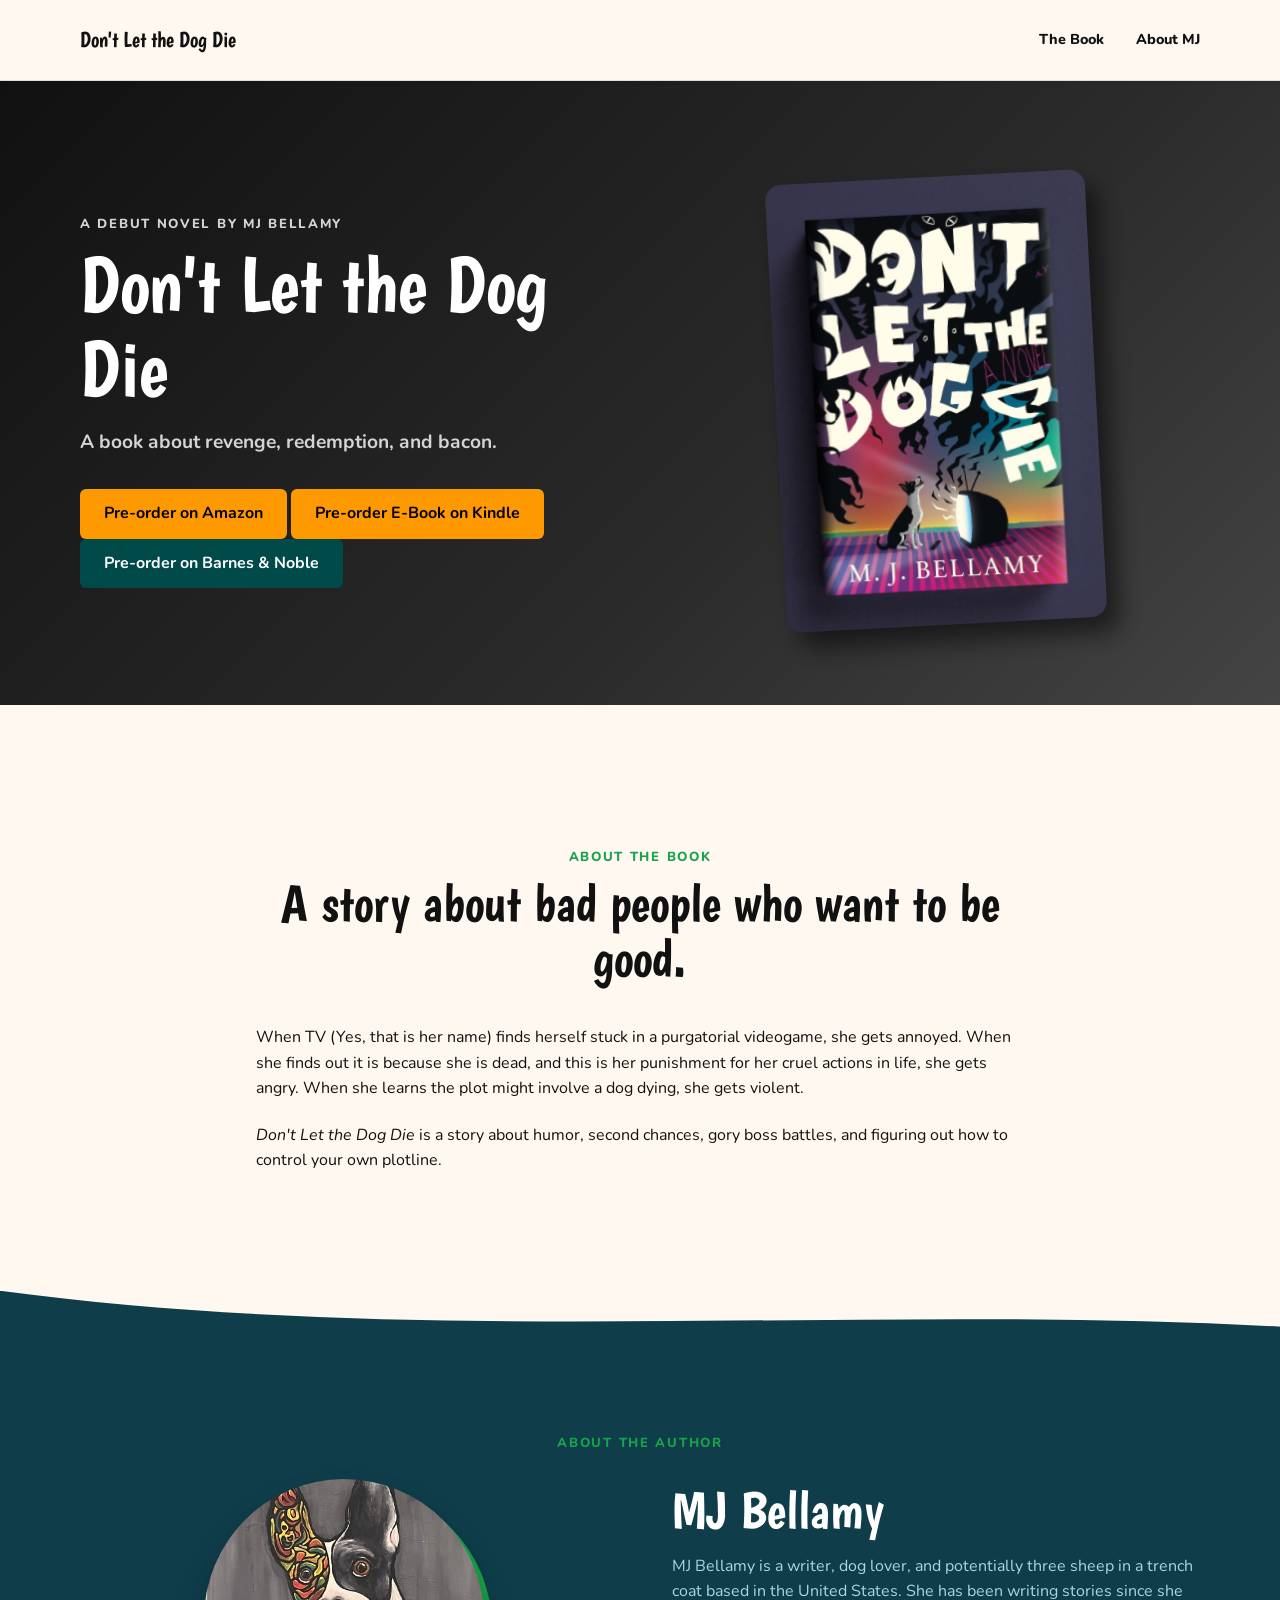
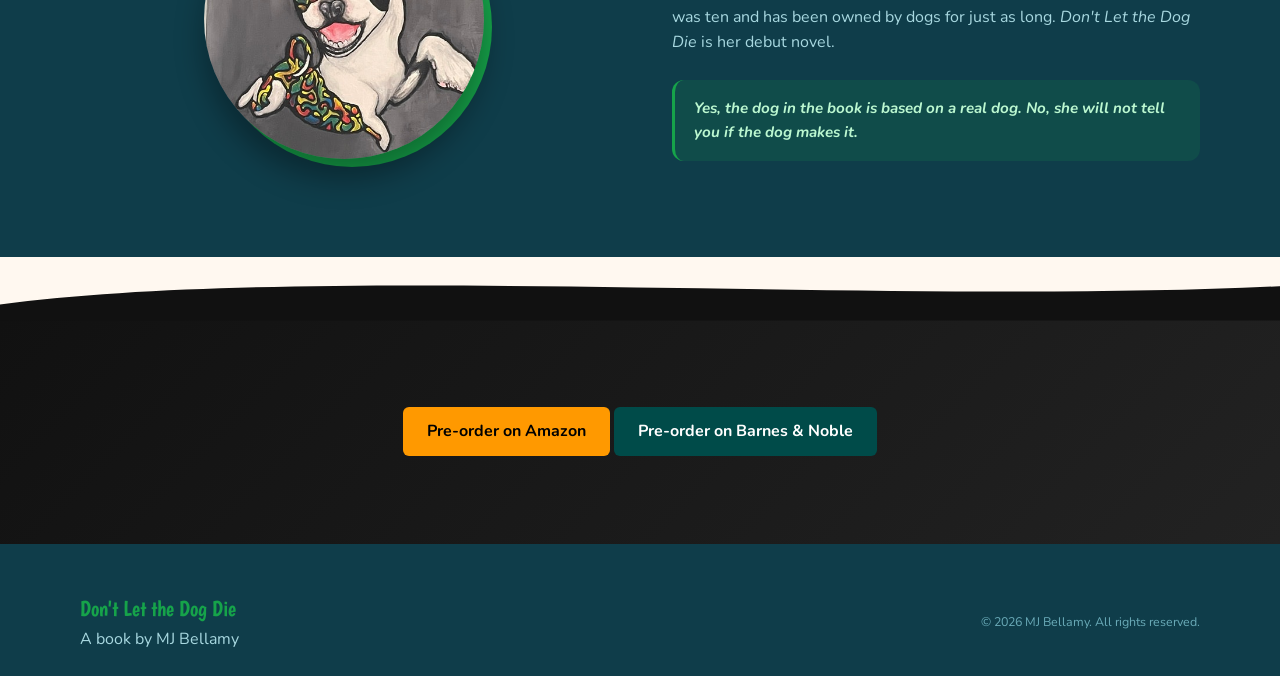
<file: site/index.html>
<!doctype html>
<html lang="en">
<head>
  <meta charset="utf-8">
  <meta name="viewport" content="width=device-width, initial-scale=1">
  <meta name="description" content="Don't Let the Dog Die, a debut fantasy novel by MJ Bellamy. The plot is Redemption, Revenge, and, hopefully, Bacon.">
  <meta name="theme-color" content="#0f3d4a">
  <title>Don't Let the Dog Die | A Book by MJ Bellamy</title>
  <link rel="preconnect" href="https://fonts.googleapis.com">
  <link rel="preconnect" href="https://fonts.gstatic.com" crossorigin>
  <link href="https://fonts.googleapis.com/css2?family=Boogaloo&family=Nunito:wght@400;500;600;700;800&display=swap" rel="stylesheet">
  <link rel="stylesheet" href="styles.css">
</head>
<body>
  <header class="site-header">
    <div class="container header-inner">
      <a class="brand" href="#book">Don't Let the Dog Die</a>
      <button class="menu-toggle" type="button" aria-expanded="false" aria-controls="site-nav">Menu</button>
      <nav id="site-nav" class="site-nav" aria-label="Main navigation">
        <a href="#book">The Book</a>
        <a href="#author">About MJ</a>
      </nav>
    </div>
  </header>
  <main>
    <section id="book" class="hero">
      <div class="container hero-grid">
        <div class="hero-copy">
          <p class="eyebrow muted">A debut novel by MJ Bellamy</p>
          <h1>Don't Let the Dog Die</h1>
          <p class="tagline">A book about revenge, redemption, and bacon.</p>
           <div class="button-container">
            <a href="https://www.amazon.com/Dont-Let-Dog-Die-Bellamy/dp/B0H929MGDH/ref=sr_1_1?crid=3V1UWL1CGA1V6&dib=eyJ2IjoiMSJ9.[base64].nZH4LWPJA1UvAdQvyTA6giICBsHv7pXJz3N_90D6H6o&dib_tag=se&keywords=dont+let+the+dog+die&qid=1785108219&sprefix=dont+let+the+dog+di%2Caps%2C195&sr=8-1" class="btn amazon-btn">Pre-order on Amazon</a>
             <a href="https://www.amazon.com/dp/B0H9GNMD5S" class="btn amazon-btn">Pre-order E-Book on Kindle</a>
               <a href="https://www.barnesandnoble.com/w/dont-let-the-dog-die-m-j-bellamy/1150804619?ean=9798996119103" class="btn bn-btn">Pre-order on Barnes & Noble</a>
          </div>
        </div>
       <div class="cover-wrap"><img class="book-cover" src="assets/book-cover.jpg" alt="Don't Let the Dog Die book cover by M.J. Bellamy"></div>
      </div>
    </section>
    <div class="wave wave-cream"></div>
    <section id="about-book" class="about section">
      <div class="narrow">
        <p class="eyebrow">About the book</p>
        <h2>A story about bad people who want to be good.</h2>
        <div class="body-copy">
          <p>When TV (Yes, that is her name) finds herself stuck in a purgatorial videogame, she gets annoyed. When she finds out it is because she is dead, and this is her punishment for her cruel actions in life, she gets angry. When she learns the plot might involve a dog dying, she gets violent.</p>
          <p><em>Don't Let the Dog Die</em> is a story about humor, second chances, gory boss battles, and figuring out how to control your own plotline.</p>
        </div>
      </div>
    </section>
    <div class="wave wave-teal"></div>
    <section id="author" class="author section">
      <div class="container author-container">
        <p class="eyebrow">About the author</p>
        <div class="author-grid">
          <div class="portrait-wrap"><img class="portrait" src="assets/mj-bellamy.jpg" width="280" height="280" alt="MJ Bellamy, author of Don't Let the Dog Die"></div>
          <div class="author-copy">
            <h2>MJ Bellamy</h2>
            <p>MJ Bellamy is a writer, dog lover, and potentially three sheep in a trench coat based in the United States. She has been writing stories since she was ten and has been owned by dogs for just as long. <em>Don't Let the Dog Die</em> is her debut novel.</p>
            <blockquote>Yes, the dog in the book is based on a real dog. No, she will not tell you if the dog makes it.</blockquote>
          </div>
        </div>
      </div>
    </section>
    <div class="wave wave-dark"></div>
    <section id="buy" class="buy section">
       <div class="button-container">
            <a href="https://www.amazon.com/Dont-Let-Dog-Die-Bellamy/dp/B0H929MGDH/ref=sr_1_1?crid=3V1UWL1CGA1V6&dib=eyJ2IjoiMSJ9.[base64].nZH4LWPJA1UvAdQvyTA6giICBsHv7pXJz3N_90D6H6o&dib_tag=se&keywords=dont+let+the+dog+die&qid=1785108219&sprefix=dont+let+the+dog+di%2Caps%2C195&sr=8-1" class="btn amazon-btn">Pre-order on Amazon</a>
            <a href="https://www.barnesandnoble.com/w/dont-let-the-dog-die-m-j-bellamy/1150804619?ean=9798996119103" class="btn bn-btn">Pre-order on Barnes & Noble</a>
          </div>
    </section>
  </main>
  <footer class="site-footer">
    <div class="container footer-inner">
      <div><p class="footer-title">Don't Let the Dog Die</p><p>A book by MJ Bellamy</p></div>
      <p class="copyright">© <span id="year">2026</span> MJ Bellamy. All rights reserved.</p>
    </div>
  </footer>
  <script src="script.js"></script>
</body>
</html>
</file>
<file: site/styles.css>
:root{--cream:#fff8f0;--ink:#111;--teal:#0f3d4a;--mint:#bbf7d0;--green:#16a34a;--pale-teal:#a8d8e0}*{box-sizing:border-box}html{scroll-behavior:smooth}body{margin:0;background:var(--cream);color:var(--ink);font-family:Nunito,Arial,sans-serif;font-size:16px;line-height:1.6}.container{width:min(1120px,calc(100% - 2rem));margin:auto}.narrow{width:min(768px,calc(100% - 2rem));margin:auto}.site-header{position:sticky;top:0;z-index:10;background:rgba(255,248,240,.92);border-bottom:1px solid #e5ded5;box-shadow:0 1px 4px #00000012;backdrop-filter:blur(8px)}.header-inner{height:80px;display:flex;align-items:center;justify-content:space-between}.brand,.footer-title,h1,h2{font-family:Boogaloo,Georgia,serif}.brand{font-size:1.35rem;color:var(--ink);text-decoration:none}.site-nav{display:flex;align-items:center;gap:2rem}.site-nav a{font-weight:800;font-size:.9rem;text-decoration:none;color:var(--ink)}.site-nav a:hover{color:var(--green)}.site-nav .buy-link{padding:.45rem 1rem;border-radius:99px;background:var(--green);color:white}.menu-toggle{display:none;background:transparent;border:0;font:inherit;font-weight:800}.hero,.buy{background:linear-gradient(135deg,#111 0%,#2a2a2a 60%,#444 100%);color:#fff}.hero{padding:6rem 0 5rem}.hero-grid{display:grid;grid-template-columns:1fr 1fr;gap:4rem;align-items:center}.hero-copy{order:1}.cover-wrap{justify-self:center;order:2;transform:rotate(-3deg);filter:drop-shadow(12px 16px 12px #0008)}.book-cover{display:block;width:280px;max-width:100%;aspect-ratio:5/7;object-fit:cover;border-radius:1rem}.eyebrow{color:var(--green);font-size:.82rem;font-weight:800;letter-spacing:.13em;text-transform:uppercase;margin:0 0 .5rem;text-align:center}.hero .eyebrow{text-align:left}.muted,.tagline{color:#d4d4d4}h1,h2{line-height:1.05;margin:.1em 0;font-weight:400}h1{font-size:clamp(3rem,7vw,5rem)}h2{font-size:clamp(2.2rem,5vw,3.25rem);text-align:center}.tagline{font-size:1.2rem;font-weight:700;margin:1rem 0 2rem}.status{display:inline-block;margin:0;padding:.7rem 1.5rem;border-radius:99px;background:#ffffff26;color:var(--mint);font-weight:800;font-size:1.05rem}.section{padding:5rem 0 6rem}.about .body-copy{max-width:48rem;margin:2.5rem auto 0}.body-copy p{margin:0 0 1.3rem}.wave{height:64px;margin-bottom:-2px}.wave-cream{background:var(--cream);clip-path:path('M0 32C360 64 1080 0 1440 32V64H0Z')}.wave-teal{background:var(--teal);clip-path:path('M0 0C480 64 960 0 1440 48V64H0Z')}.author{background:var(--teal);color:#fff}.author .eyebrow{color:var(--green)}.author-grid{margin-top:1.5rem;display:grid;grid-template-columns:1fr 1fr;gap:4rem;align-items:center}.portrait-wrap{justify-self:center;position:relative}.portrait-wrap::after{content:"";position:absolute;inset:0;transform:translate(8px,8px);background:var(--green);border-radius:50%;z-index:0}.portrait{display:block;position:relative;z-index:1;width:280px;height:280px;object-fit:cover;border-radius:50%;box-shadow:0 20px 30px #0005}.author-copy h2{text-align:left}.author-copy p{color:var(--pale-teal)}blockquote{margin:1.5rem 0 0;padding:1rem 1.2rem;border-left:3px solid var(--green);border-radius:.75rem;background:#16a34a26;color:var(--mint);font-size:.95rem;font-weight:700;font-style:italic}.wave-dark{background:#111;clip-path:path('M0 48C360 0 1080 64 1440 16V64H0Z')}.buy{padding:5.5rem 0;text-align:center;background:linear-gradient(135deg,#111,#222)}.site-footer{background:var(--teal);color:var(--pale-teal);padding:3rem 0 1.5rem}.footer-inner{display:flex;justify-content:space-between;gap:1rem;align-items:center;flex-wrap:wrap}.footer-title{color:var(--green);font-size:1.35rem;margin:0}.site-footer p{margin:0}.copyright{font-size:.78rem;color:#6aabb8}@media(max-width:700px){.menu-toggle{display:block}.site-nav{display:none;position:absolute;left:0;right:0;top:80px;padding:1rem;flex-direction:column;gap:1rem;background:var(--cream);border-bottom:1px solid #e5ded5}.site-nav.open{display:flex}.hero{padding:4rem 0}.hero-grid,.author-grid{grid-template-columns:1fr;gap:2.5rem}.hero-copy{order:2;text-align:center}.cover-wrap{order:1}.hero .eyebrow{text-align:center}.author-copy h2{text-align:center}.section{padding:4rem 0}.footer-inner{justify-content:center;text-align:center}.wave{height:40px}}
css/* Container to space the buttons out */
.button-container {
  display: flex;
  gap: 15px; /* Puts space between the buttons */
  flex-wrap: wrap; /* Prevents overlap on small mobile screens */
  margin-top: 20px;
}

/* General button styling */
.btn {
  display: inline-block;
  padding: 12px 24px;
  font-size: 16px;
  font-weight: bold;
  text-decoration: none; /* Removes the underline */
  border-radius: 6px; /* Rounded corners */
  transition: background-color 0.2s ease, transform 0.1s ease;
}

/* Specific styling for Amazon */
.amazon-btn {
  background-color: #ff9900; /* Amazon orange */
  color: #000000;
}

.amazon-btn:hover {
  background-color: #e68a00; /* Darker orange on hover */
}

/* Specific styling for Barnes & Noble */
.bn-btn {
  background-color: #004b49; /* Barnes & Noble green */
  color: #ffffff;
}

.bn-btn:hover {
  background-color: #003332; /* Darker green on hover */
}

/* Click effect for both buttons */
.btn:active {
  transform: scale(0.98);
}
/* Container styling for the book cover */
.cover-wrap {
  max-width: 320px; /* Limits the max size on desktop so it doesn't get massive */
  margin: 0 auto;
}

/* Make the high-res image scale cleanly */
.book-cover {
  width: 100%;
  height: auto;
  display: block;
  image-rendering: -webkit-optimize-contrast; /* Keeps text on the cover crisp */
}
</file>
